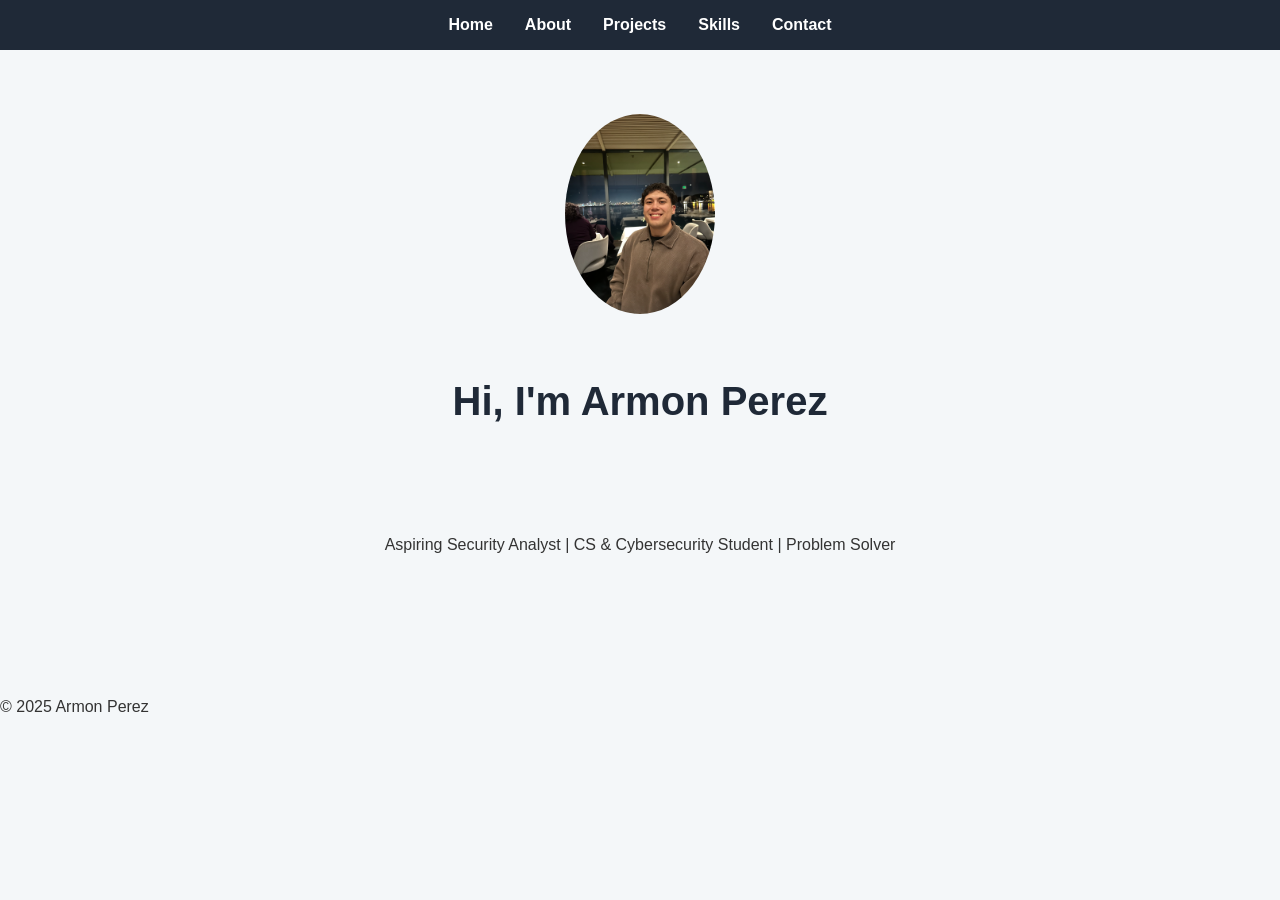
<file: index.html>
<!DOCTYPE html>
<html lang="en">
<head>
  <meta charset="UTF-8" />
  <meta name="viewport" content="width=device-width, initial-scale=1.0" />
  <title>Armon Perez | Portfolio</title>
  <link rel="stylesheet" href="css/styles.css" />
</head>
<body>
  <header>
    <nav>
        <a href="index.html">Home</a>
        <a href="about.html">About</a>
        <a href="projects.html">Projects</a>
        <a href="skills.html">Skills</a>
        <a href="contact.html">Contact</a>
      </nav>
  </header>

  <main id="home" class="home">
    <section class="intro">
      <img src="images/IMG_9545.png" alt="Profile Photo" class="profile-img" />
      <h1>Hi, I'm Armon Perez</h1>
      <p>Aspiring Security Analyst | CS & Cybersecurity Student | Problem Solver</p>
    </section>
  </main>

  <footer>
    <p>&copy; 2025 Armon Perez</p>
  </footer>
</body>
</html>
</file>
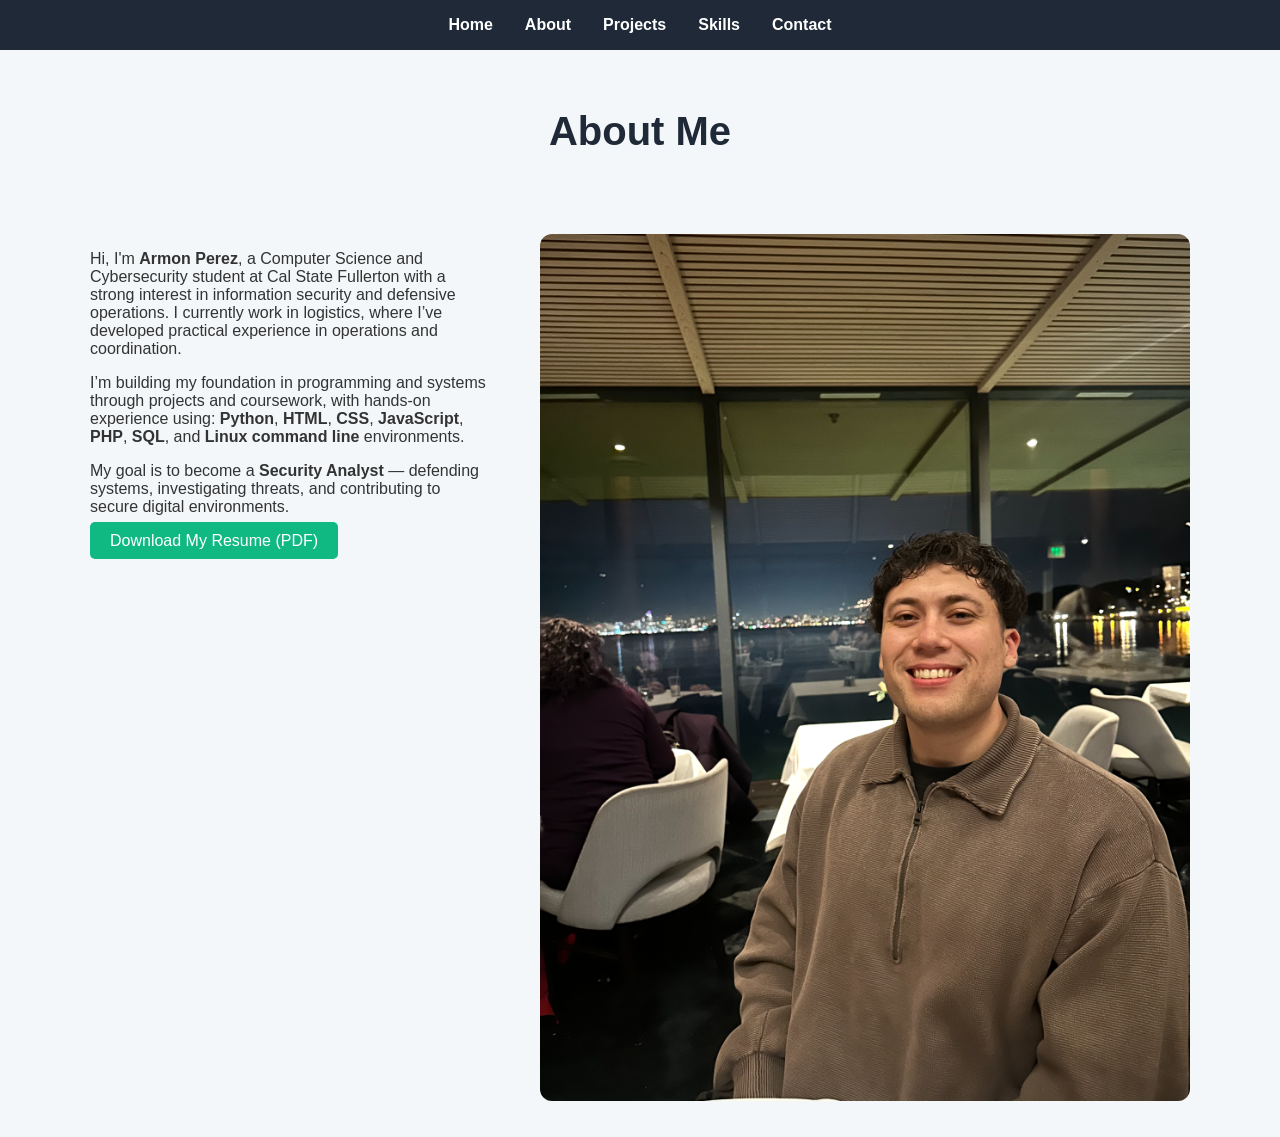
<file: about.html>
<!DOCTYPE html>
<html lang="en">
<head>
  <meta charset="UTF-8" />
  <meta name="viewport" content="width=device-width, initial-scale=1.0" />
  <title>About Me - Armon Perez</title>
  <link rel="stylesheet" href="css/styles.css" />
</head>
<body>

  <nav>
    <a href="index.html">Home</a>
    <a href="about.html">About</a>
    <a href="projects.html">Projects</a>
    <a href="skills.html">Skills</a>
    <a href="contact.html">Contact</a>
  </nav>

  <main class="about">
    <h1>About Me</h1>

    <div class="about-container">
      <div class="about-text">
        <p>Hi, I'm <strong>Armon Perez</strong>, a Computer Science and Cybersecurity student at Cal State Fullerton with a strong interest in information security and defensive operations. I currently work in logistics, where I’ve developed practical experience in operations and coordination.</p>

        <p>I’m building my foundation in programming and systems through projects and coursework, with hands-on experience using:
        <strong>Python</strong>, <strong>HTML</strong>, <strong>CSS</strong>, <strong>JavaScript</strong>, <strong>PHP</strong>, <strong>SQL</strong>, and <strong>Linux command line</strong> environments.</p>

        <p>My goal is to become a <strong>Security Analyst</strong> — defending systems, investigating threats, and contributing to secure digital environments.</p>

        <a href="documents/Armon-Perez-Resume.pdf" download class="resume-button">Download My Resume (PDF)</a>
      </div>

      <div class="about-image">
        <img src="images/IMG_9545.png" alt="Photo of Armon Perez" class="profile-img" />
      </div>
    </div>
  </main>

</body>
</html>
</file>
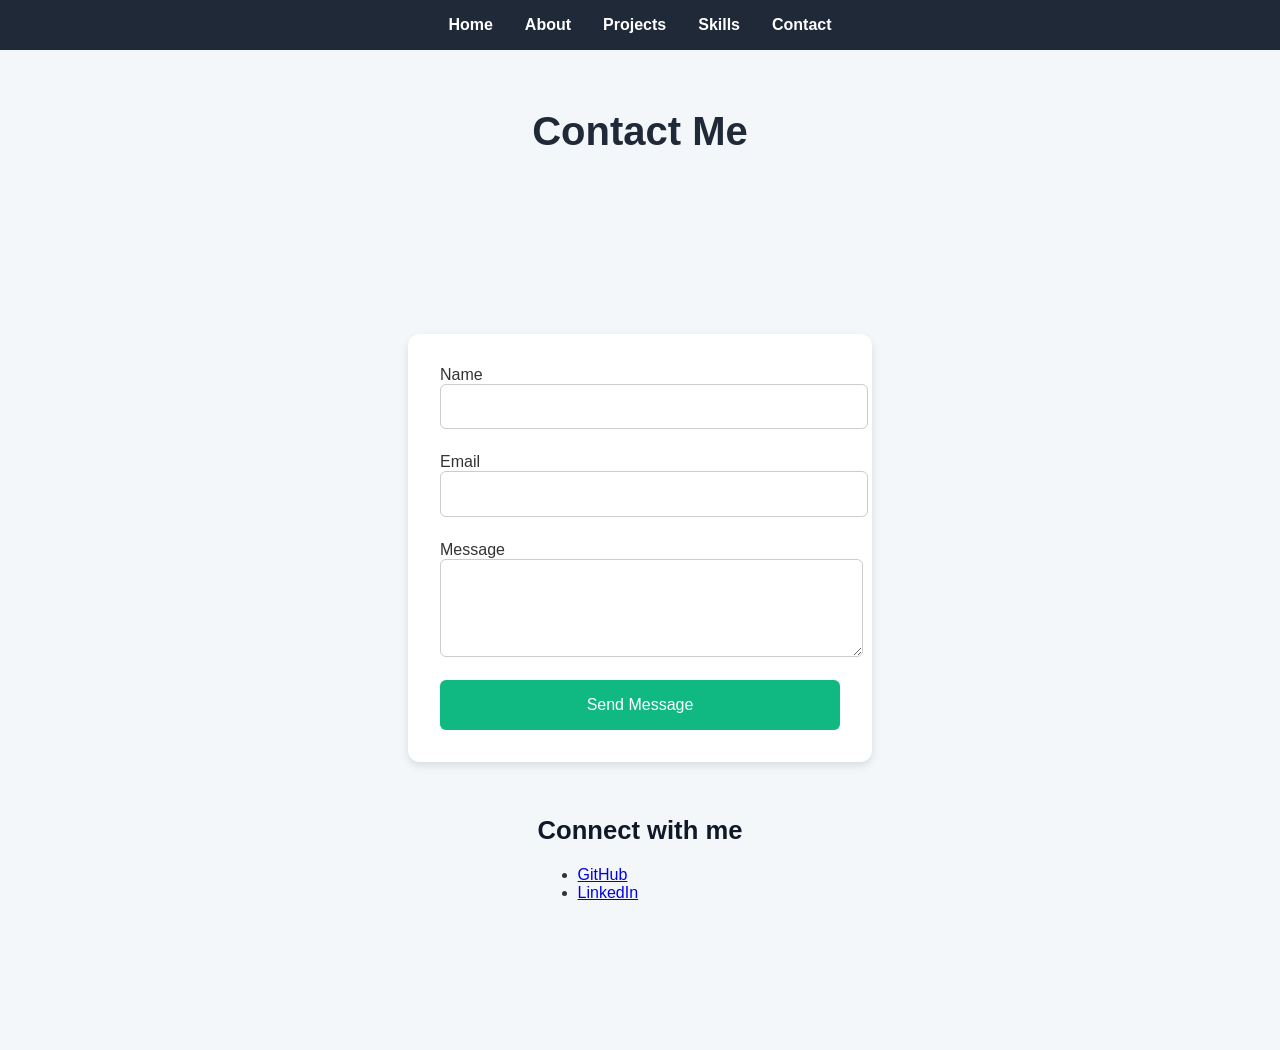
<file: contact.html>
<!DOCTYPE html>
<html lang="en">
<head>
  <meta charset="UTF-8" />
  <meta name="viewport" content="width=device-width, initial-scale=1.0" />
  <title>Contact Me - Armon Perez</title>
  <link rel="stylesheet" href="css/styles.css" />
</head>
<body>

  <nav>
    <a href="index.html">Home</a>
    <a href="about.html">About</a>
    <a href="projects.html">Projects</a>
    <a href="skills.html">Skills</a>
    <a href="contact.html">Contact</a>
  </nav>

  <main class="contact">
    <h1>Contact Me</h1>

    <div class="contact-container">
      <form action="https://formspree.io/f/xwpolpbk" method="POST" class="contact-form">
        <label for="name">Name</label>
        <input type="text" name="name" id="name" required />

        <label for="email">Email</label>
        <input type="email" name="email" id="email" required />

        <label for="message">Message</label>
        <textarea name="message" id="message" rows="5" required></textarea>

        <button type="submit">Send Message</button>
      </form>

      <div class="socials">
        <h2>Connect with me</h2>
        <ul>
          <li><a href="https://github.com/armonperez" target="_blank"rel="noopener noreferrer">GitHub</a></li>
          <li><a href="https://www.linkedin.com/in/armon-perez-122491192/" target="_blank" rel="noopener noreferrer">LinkedIn</a></li>
        </ul>
      </div>
    </div>
  </main>

</body>
</html>
</file>
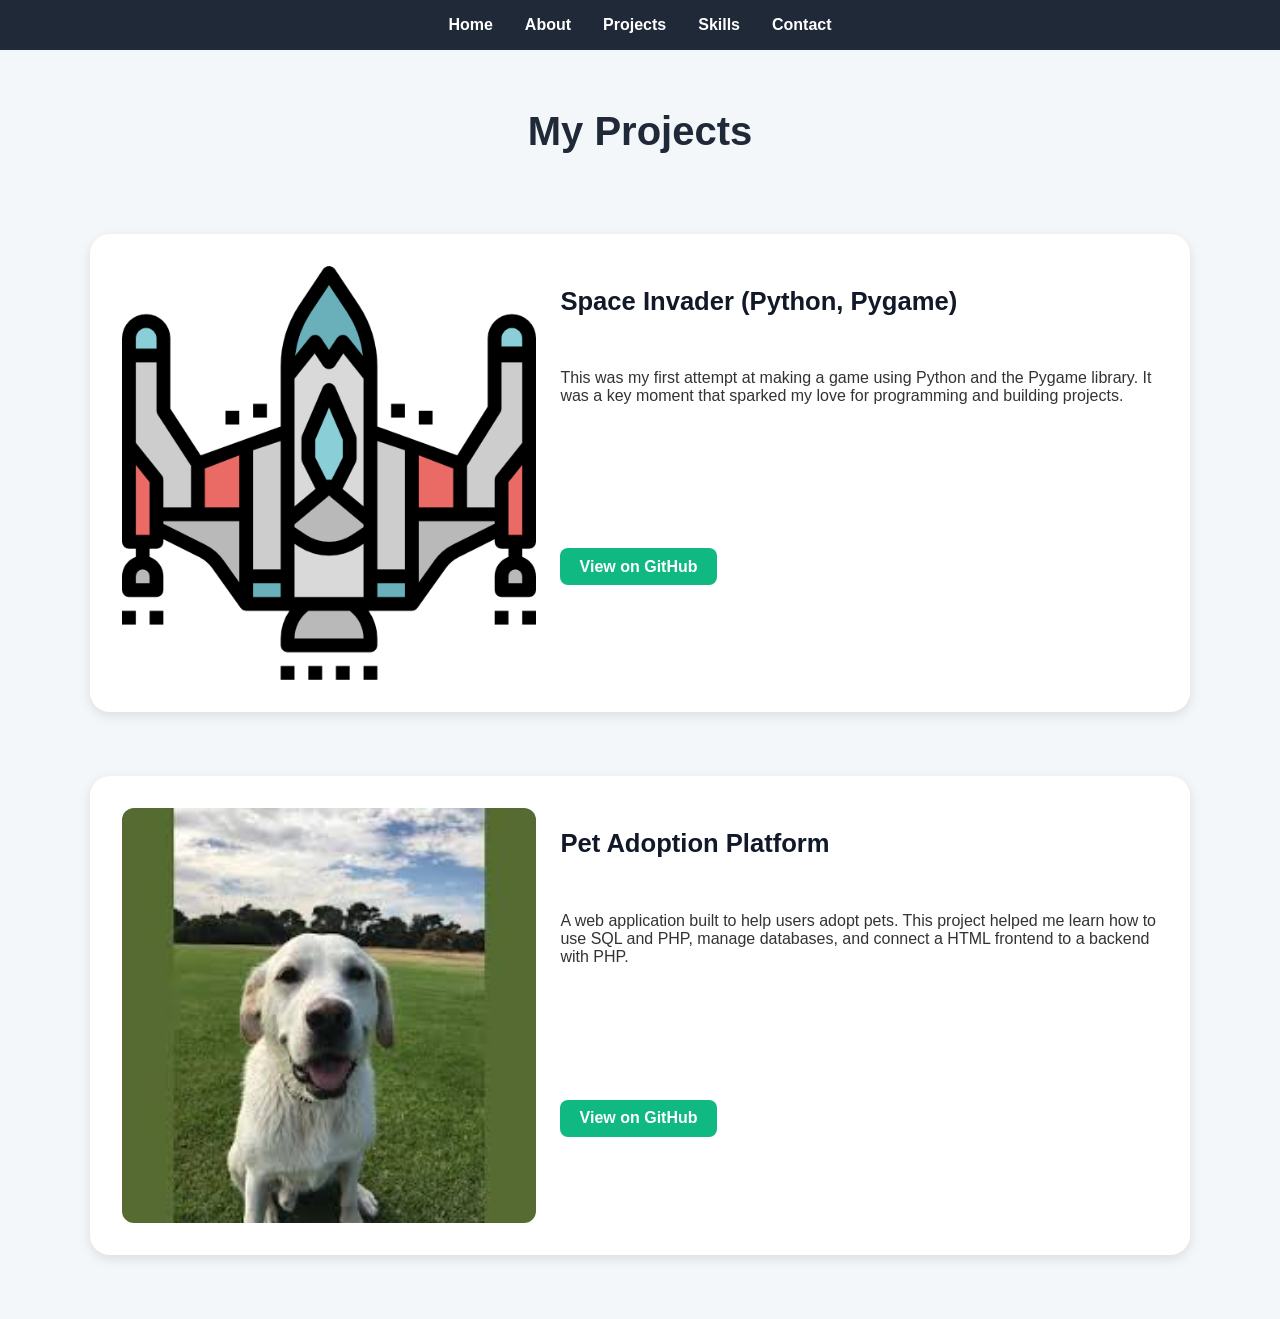
<file: projects.html>
<!DOCTYPE html>
<html lang="en">
<head>
  <meta charset="UTF-8" />
  <meta name="viewport" content="width=device-width, initial-scale=1.0"/>
  <title>Projects</title>
  <link rel="stylesheet" href="css/styles.css" />
</head>
<body>
  <header>
    <nav>
      <a href="index.html">Home</a>
      <a href="about.html">About</a>
      <a href="projects.html">Projects</a>
      <a href="skills.html">Skills</a>
      <a href="contact.html">Contact</a>
    </nav>
  </header>

  <main>
    <h1>My Projects</h1>
    <div class="projects-container">
      
      <div class="project-card fade-in">
        <img src="images/spaceship.png" alt="Space Invader Screenshot" class="project-image"/>
        <div class="project-info">
          <h2>Space Invader (Python, Pygame)</h2>
          <p>
            This was my first attempt at making a game using Python and the Pygame library. It was a key moment that sparked my love for programming and building projects.
          </p>
          <a href="https://github.com/armonperez/SpaceInvader" target="_blank" class="github-box">View on GitHub</a>
        </div>
      </div>

      <div class="project-card fade-in">
        <img src="images/Doug.jpg" alt="Pet Adoption Web App Screenshot" class="project-image">
        <div class="project-info">
          <h2>Pet Adoption Platform</h2>
          <p>
            A web application built to help users adopt pets. This project helped me learn how to use SQL and PHP, manage databases, and connect a HTML frontend to a backend with PHP.
          </p>
          <a href="https://github.com/all-i-sa/pet-adoption-platform" target="_blank" class="github-box">View on GitHub</a>
        </div>
      </div>

    </div>
  </main>

  <script src="js/script.js"></script>
</body>
</html>
</file>
<file: css/styles.css>
/* Base styles */
body {
  font-family: 'Segoe UI', Tahoma, Geneva, Verdana, sans-serif;
  margin: 0;
  padding: 0;
  background-color: #f4f7f9;
  color: #333;
}

main {
  padding: 2em;
  max-width: 1100px;
  margin: auto;
}

/* Navigation */
nav {
  background-color: #1f2937;
  padding: 1em;
  display: flex;
  justify-content: center;
  gap: 2em;
  flex-wrap: wrap;
}

nav a {
  color: white;
  text-decoration: none;
  font-weight: bold;
}

nav a:hover {
  color: #10b981;
}

/* Page Headings */
h1 {
  text-align: center;
  margin-bottom: 2em;
  font-size: 2.5em;
  color: #1f2937;
}

h2 {
  color: #111827;
  font-size: 1.6em;
}

/* Home Page */
#home {
  display: flex;
  flex-direction: column;
  align-items: center;
  justify-content: center;
  margin-bottom: 4em;
}

#home img {
  border-radius: 50%;
  max-width: 150px;
  height: auto;
  margin-bottom: 1em;
}

.tagline {
  font-size: 1.6em;
  font-weight: 600;
  text-align: center;
  color: #10b981;
}

.intro {
  display: flex;
  flex-direction: column;
  align-items: center;
  justify-content: center;
  text-align: center;
  gap: 1em;
  padding: 2em;
}
/* About Page */
.about-container {
  display: flex;
  grid-template-columns: 1fr 2fr;
  gap: 3em;
  margin-top: 2em;
}

.about-container img {
  border-radius: 12px;
  max-width: 100%;
  height: auto;
}

.about-info {
  line-height: 1.8;
}
.resume-button {
  background-color: #10b981;
  color: white;
  padding: 10px 20px;
  border-radius: 5px;
  text-decoration: none;
  margin-top: 15px;

}

.resume-button:hover {
  background-color: #059669;
  
}


/* Skills Page */
.skills-container {
  display: flex;
  flex-direction: column;
  gap: 2em;
  margin-top: 2em;
}

.skill-box {
  display: flex;
  align-items: center;
  justify-content: space-between;
  background-color: white;
  padding: 1.5em;
  border-radius: 12px;
  box-shadow: 0 4px 8px rgba(0, 0, 0, 0.1);
  transition: transform 0.2s ease;
}

.skill-box:hover {
  transform: translateY(-5px);
  box-shadow: 0 8px 16px rgba(0, 0, 0, 0.1);
}

.skill-card {
  display: flex;
  align-items: center;
}

.skill-card .icon-title {
  display: flex;
  align-items: center;
  gap: 1em;
}

.skill-icon {
  font-size: 60px;
  color: #335399;
}

.skill-info h2 {
  font-size: 1.4em;
  color: #111827;
}

.link-box {
  display: flex;
  align-items: center;
}

.github-box {
  background-color: #10b981;
  color: white;
  padding: 0.8em 1.5em;
  border-radius: 6px;
  text-decoration: none;
  font-weight: bold;
  transition: background-color 0.3s ease, transform 0.2s ease;
}

.github-box:hover {
  background-color: #059669;
  transform: scale(1.05);
}

/* Contact Page */


.contact-container {
  display: flex;
  flex-direction: column;
  align-items: center;
  justify-content: center;
  padding: 2em;
  min-height: 80vh;
  gap: 2em;
}
.contact-form-container {
  display: flex;
  justify-content: center;
  align-items: center;
  height: 100vh;
  padding: 2em;
  margin-top: 2em;
  box-sizing: border-box;
}

.contact-form {
  width: 100%;
  max-width: 400px;
  background-color: white;
  padding: 2em;
  border-radius: 12px;
  box-shadow: 0 4px 8px rgba(0, 0, 0, 0.1);
}

.contact-form input,
.contact-form textarea {
  width: 100%;
  padding: 0.8em;
  margin-bottom: 1.5em;
  border: 1px solid #ccc;
  border-radius: 6px;
  font-size: 1em;
}

.contact-form button {
  background-color: #10b981;
  color: white;
  padding: 1em 2em;
  border-radius: 6px;
  font-size: 1em;
  border: none;
  cursor: pointer;
  width: 100%;
  transition: background-color 0.3s ease;
}

.contact-form button:hover {
  background-color: #059669;
}

/* Small screen responsiveness */
@media (max-width: 765px) {
  .skills-container {
    gap: 1.5em;
  }

  .skill-box {
    flex-direction: column;
    align-items: center;
  }

  .link-box {
    margin-top: 4em;
  }

  .skill-icon {
    font-size: 50px;
    margin-bottom: 1em;
  }

  .github-box {
    padding: 0.6em 1.2em;
  }

  .about-container {
    grid-template-columns: 1fr;
  }

  .about-container img {
    max-width: 100%;
  }

  .contact-form-container {
    flex-direction: column;
    align-items: center;
  }
}
  .projects-container {
    display: flex;
    flex-direction: column;
    gap: 2em;
    margin-top: 2em;
  }
  
  .project-card {
    display: flex;
    flex-direction: row;  /* keep content horizontally aligned */
    background-color: white;
    padding: 2em;
    border-radius: 20px;
    box-shadow: 0 4px 12px rgba(0, 0, 0, 0.1);
    margin-bottom: 2em;
    width: 100%;
    box-sizing: border-box;
    min-height: 200px;
    
    transition: transform 1s ease, box-shadow 1s ease;
  }
  
  .project-card:hover {
    transform: translateY(-5px);
    box-shadow: 0 12px 24px rgba(0, 0, 0, 0.15);
  }
  
  .project-card img {
    width: 40%;
    border-radius: 12px;
    object-fit: cover;
    margin-right: 1.5em;
  }
  
  .project-info {
    flex: 1;
    display: flex;
    flex-direction: column;
    justify-content: center;
    gap: 1em;
  }
  
  .project-info h3 {
    margin: 0;
  }
  
  .project-info p {
    margin-bottom: 2em;
  }
  
  .project-info a {
    align-self: flex-start;
    background-color: #10b981;
    color: white;
    padding: 0.6em 1.2em;
    border-radius: 8px;
    text-decoration: none;
    transition: background-color 0.3s ease;
    margin-top: auto;
    margin-bottom: auto;
  }
  
  .project-info a:hover {
    background-color: #059669;
  }
  
  
  .github-box {
    background-color: #10b981;
    color: white;
    padding: 0.8em 1.5em;
    border-radius: 6px;
    text-decoration: none;
    font-weight: bold;
    transition: background-color 0.3s ease, transform 0.2s ease;
  }
  
  .github-box:hover {
    background-color: #059669;
    transform: scale(1.05);
  }
  
  @media (max-width: 768px) {
    .project-card {
      flex-direction: column;
      text-align: center;
      padding: 1em;
    }
  
    .project-card img {
      width: 100%;
      margin: 0 0 1em 0;
      border-radius: 12px;
    }
  
    .project-info {
      align-items: center;
    }
  
    .project-info a {
      align-self: center;
    }
  } 
  
  .fade-in {
    opacity: 0;
    transform: translateY(20px);
    transition: opacity 1s ease-out, transform 1s ease-out;
  }
  
  .fade-in.visible {
    opacity: 1;
    transform: translateY(0);
  }
</file>
